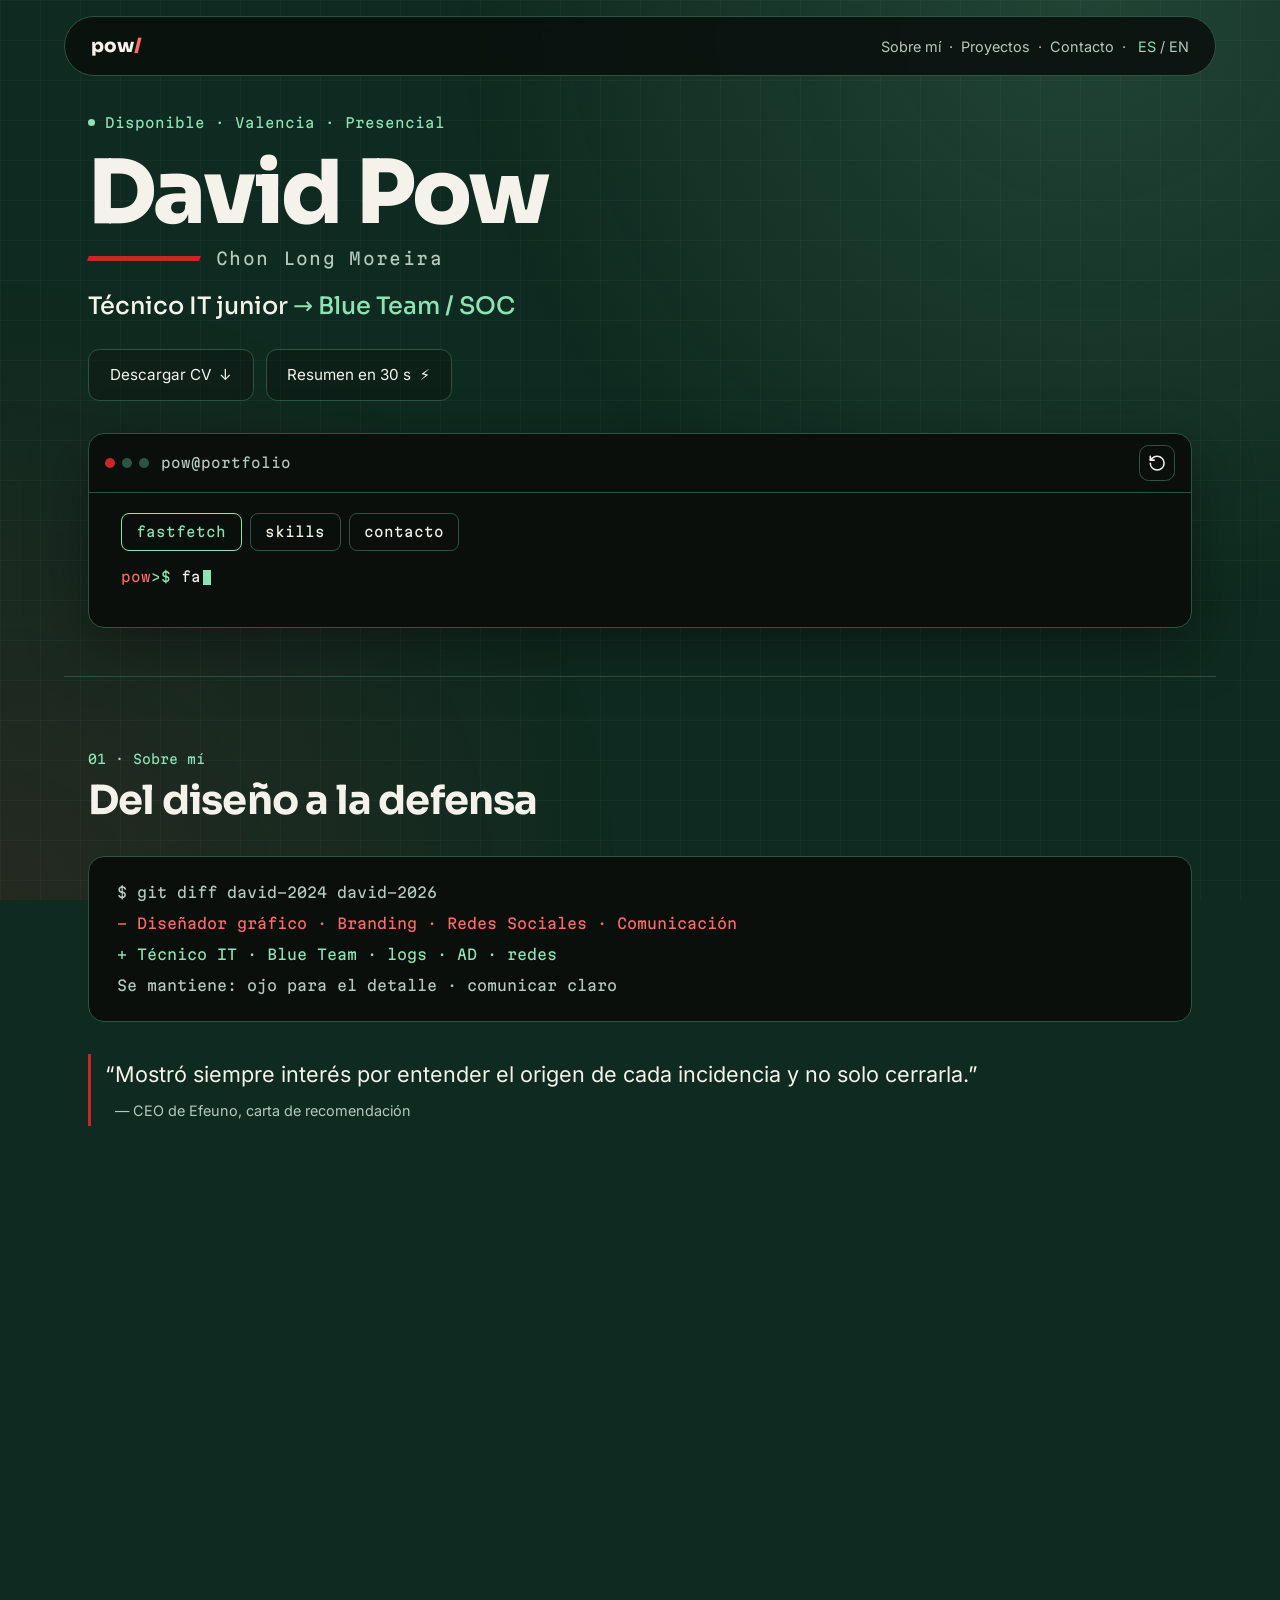
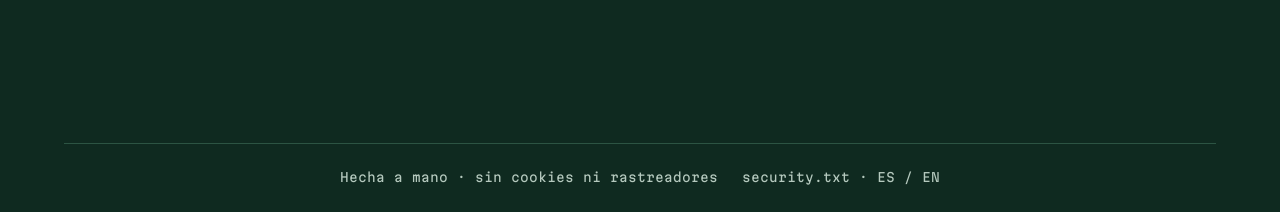
<file: index.html>
<!DOCTYPE html>
<html lang="es">
<head>
  <meta charset="utf-8">
  <meta name="viewport" content="width=device-width, initial-scale=1">
  <meta http-equiv="Content-Security-Policy"
        content="default-src 'self'; script-src 'self'; style-src 'self'; img-src 'self' data:; font-src 'self'; connect-src 'none'; object-src 'none'; base-uri 'self'; form-action 'none'; upgrade-insecure-requests">
  <meta name="referrer" content="no-referrer">

  <title>David Pow · Técnico IT junior → Blue Team / SOC</title>
  <meta name="description" content="Técnico IT junior en Valencia. Soporte, Active Directory, Microsoft 365 y copias de seguridad. Formándome en ciberseguridad para Blue Team / SOC.">
  <link rel="canonical" href="https://davidpoww.github.io/">
  <link rel="alternate" hreflang="es" href="https://davidpoww.github.io/">
  <link rel="alternate" hreflang="en" href="https://davidpoww.github.io/en/">

  <link rel="preload" href="/fonts/sora-800.woff2" as="font" type="font/woff2" crossorigin>
  <link rel="stylesheet" href="/css/styles.css">
  <script src="/js/main.js" defer></script>
</head>
  <header class="site-header" id="top">
    <nav class="nav" aria-label="Principal">
      <a class="nav__logo" href="#top" aria-label="Inicio">pow<span>/</span></a>
      <ul class="nav__links">
        <li><a href="#sobre-mi">Sobre mí</a></li>
        <li><a href="#proyectos">Proyectos</a></li>
        <li><a href="#contacto">Contacto</a></li>
        <li>
          <a class="nav__lang" href="/en/" hreflang="en" aria-label="Switch to English">
            <span class="is-active">ES</span> / EN
          </a>
        </li>
      </ul>
    </nav>
  </header>

  <main id="main">
    <section class="hero" aria-labelledby="hero-title">
      <div class="hero__text">
        <p class="status">
          <span class="status__dot" aria-hidden="true"></span>
          Disponible · Valencia · Presencial
        </p>

        <h1 class="hero__name" id="hero-title">
          David Pow
          <span class="hero__surname">Chon Long Moreira</span>
        </h1>

        <p class="hero__role">
          Técnico IT junior
          <span class="hero__accent"><span aria-hidden="true">→</span><span class="sr-only">, en transición a</span> Blue Team / SOC</span>
        </p>

        <div class="hero__actions">
          <a class="btn" href="/assets/cv/CV-David-Pow.pdf" download>
            Descargar CV <span aria-hidden="true">↓</span>
          </a>
          <a class="btn" href="#sobre-mi">
            Resumen en 30 s <span aria-hidden="true">⚡</span>
          </a>
        </div>
      </div>
      <div class="hero__terminal" id="terminal">
        <div class="term" role="region" aria-label="Terminal con mi ficha">
          <div class="term__bar">
            <span class="term__dots" aria-hidden="true"><span></span><span></span><span></span></span>
            <span class="term__title">pow@portfolio</span>
            <button class="term__replay" type="button" aria-label="Repetir animación" title="Repetir">
              <svg viewBox="0 0 24 24" aria-hidden="true" focusable="false">
                <path d="M3 12a9 9 0 1 0 9-9 9.75 9.75 0 0 0-6.74 2.74L3 8"/>
                <path d="M3 3v5h5"/>
              </svg>
            </button>
          </div>

          <div class="term__body">
            <div class="term__tabs">
              <button class="term__tab" type="button" data-cmd="fastfetch" aria-pressed="true">fastfetch</button>
              <button class="term__tab" type="button" data-cmd="skills" aria-pressed="false">skills</button>
              <button class="term__tab" type="button" data-cmd="contacto" aria-pressed="false">contacto</button>
            </div>

            <p class="term__prompt"><span aria-hidden="true"><span class="term__ps1">pow</span>&gt;$</span> <span class="term__cmd">fastfetch</span><span class="term__cursor" aria-hidden="true"></span></p>

            <!-- Panel 1: fastfetch -->
            <div class="term__panel term__ff" data-panel="fastfetch">
<pre class="term__ascii" aria-hidden="true">██████╗  ██████╗ ██╗    ██╗
██╔══██╗██╔═══██╗██║    ██║
██████╔╝██║   ██║██║ █╗ ██║
██╔═══╝ ██║   ██║██║███╗██║
██║     ╚██████╔╝╚███╔███╔╝
╚═╝      ╚═════╝  ╚══╝╚══╝</pre>
              <div class="term__info">
                <p class="term__host"><span class="u">david</span>@<span class="h">pow</span></p>
                <dl>
                  <div><dt>Nombre</dt><dd>David Pow Chon&nbsp;Long&nbsp;Moreira</dd></div>
                  <div><dt>Rol</dt><dd>Técnico IT junior&nbsp;→ Blue&nbsp;Team&nbsp;/&nbsp;SOC</dd></div>
                  <div><dt>Ubicación</dt><dd>Valencia, España</dd></div>
                  <div><dt>Estado</dt><dd>Disponible</dd></div>
                  <div><dt>Modalidad</dt><dd>Presencial</dd></div>
                  <div><dt>Uptime IT</dt><dd>6&nbsp;meses en producción</dd></div>
                  <div><dt>Stack</dt><dd>AD&nbsp;· M365&nbsp;· Linux&nbsp;· Redes&nbsp;· Odoo</dd></div>
                  <div><dt>Formación</dt><dd>Máster Ciberseguridad (en&nbsp;curso)</dd></div>
                  <div><dt>Certs</dt><dd>LPI Essentials (en&nbsp;preparación)</dd></div>
                  <div><dt>Idiomas</dt><dd>ES&nbsp;nativo&nbsp;· EN&nbsp;B1–B2</dd></div>
                </dl>
                <div class="term__colors" aria-hidden="true">
                  <span></span><span></span><span></span><span></span><span></span><span></span><span></span>
                </div>
              </div>
            </div>

            <!-- Panel 2: skills -->
            <div class="term__panel" data-panel="skills" hidden>
              <dl>
                <div><dt>Sistemas</dt><dd>Windows&nbsp;· Linux&nbsp;· Active&nbsp;Directory&nbsp;· GPO&nbsp;· M365</dd></div>
                <div><dt>Backups</dt><dd>Veeam&nbsp;· Syncovery</dd></div>
                <div><dt>Redes</dt><dd>TCP/IP&nbsp;· DNS&nbsp;· DHCP&nbsp;· VLSM&nbsp;· Wireshark</dd></div>
                <div><dt>Seguridad</dt><dd>Sophos&nbsp;· Firewalls&nbsp;· OpenVPN&nbsp;· Nmap&nbsp;· Logs&nbsp;· Hardening</dd></div>
                <div><dt>Scripting</dt><dd>Bash&nbsp;· PowerShell</dd></div>
                <div><dt>Ticketing</dt><dd>Odoo</dd></div>
              </dl>
            </div>

            <!-- Panel 3: contacto -->
            <div class="term__panel" data-panel="contacto" hidden>
              <ul class="term__links">
                <li><a href="https://www.linkedin.com/in/davidpow" target="_blank" rel="noopener noreferrer">→ LinkedIn</a></li>
                <li><a href="https://github.com/Davidpoww" target="_blank" rel="noopener noreferrer">→ GitHub</a></li>
                <li><a href="https://cyber-profile.com/u/davidpoww" target="_blank" rel="noopener noreferrer">→ CyberProfile</a></li>
              </ul>
            </div>
          </div>
        </div>
      </div>
    </section>
    <section class="section" id="sobre-mi" aria-labelledby="sobre-mi-title">
      <p class="section__label">01 · Sobre mí</p>
      <h2 class="section__title" id="Sobre-mi-title">Del diseño a&nbsp;la&nbsp;defensa</h2>

      <div class="diff" role="group" aria-label="Mi cambio de perfil, en formato git diff">
        <p class="diff__cmd"><span aria-hidden="true">$ </span>git diff david-2024 david-2026</p>
        <p class="diff__line diff__line--del"><span aria-hidden="true">- </span><del>Diseñador gráfico&nbsp;· Branding&nbsp;· Redes Sociales&nbsp;· Comunicación</del></p>
        <p class="diff__line diff__line--add"><span aria-hidden="true">+ </span><ins>Técnico IT&nbsp;· Blue&nbsp;Team&nbsp;· logs&nbsp;· AD&nbsp;· redes</ins></p>
        <p class="diff__line diff__line--keep">Se mantiene: ojo para el&nbsp;detalle&nbsp;· comunicar&nbsp;claro</p>
      </div>

      <figure class="quote">
        <blockquote>
          <p>“Mostró siempre interés por entender el origen de cada incidencia y no&nbsp;solo&nbsp;cerrarla.”</p>
        </blockquote>
        <figcaption>— CEO de Efeuno, carta&nbsp;de&nbsp;recomendación</figcaption>
      </figure>
    </section>
    <section class="section" id="experiencia" aria-labelledby="experiencia-title">
      <p class="section__label">02 · Experiencia y formación</p>
      <h2 class="section__title" id="Experiencia-title">git&nbsp;log&nbsp;--oneline</h2>

      <ol class="log">
        <li>
          <span class="log__hash" aria-hidden="true">a3f9e1c</span>
          <span class="log__msg"><span class="log__head">(HEAD&nbsp;→&nbsp;ahora)</span> Preparando LPI Linux&nbsp;Essentials</span>
        </li>
        <li>
          <span class="log__hash" aria-hidden="true">7b21d04</span>
          <span class="log__msg">Efeuno&nbsp;· Técnico IT (prácticas)&nbsp;· abr–oct&nbsp;2026</span>
          <span class="log__detail">AD y GPO&nbsp;· M365&nbsp;· Veeam&nbsp;· Odoo&nbsp;· soporte</span>
        </li>
        <li>
          <span class="log__hash" aria-hidden="true">5c8e2aa</span>
          <span class="log__msg">Máster Ciberseguridad y Hacking Ético&nbsp;· The&nbsp;Big&nbsp;School</span>
        </li>
        <li>
          <span class="log__hash" aria-hidden="true">2d4f7b9</span>
          <span class="log__msg">Formación en Ciberseguridad&nbsp;· Deusto&nbsp;2026</span>
        </li>
        <li>
          <span class="log__hash" aria-hidden="true">0e1a3c6</span>
          <span class="log__msg">Máster Diseño y Comunicación Gráfica&nbsp;· CEU&nbsp;2024–25</span>
        </li>
      </ol>
    </section>
    <section class="section" id="habilidades" aria-labelledby="habilidades-title">
      <p class="section__label">03 · Habilidades</p>
      <h2 class="section__title" id="Habilidades-title">¿Para qué puesto me&nbsp;buscas?</h2>

      <div class="filter" role="group" aria-label="Filtrar habilidades por puesto" hidden>
        <button class="filter__btn" type="button" data-role="todo" aria-pressed="true">Todo</button>
        <button class="filter__btn" type="button" data-role="soc" aria-pressed="false">SOC / Blue&nbsp;Team</button>
        <button class="filter__btn" type="button" data-role="soporte" aria-pressed="false">Soporte IT</button>
        <button class="filter__btn" type="button" data-role="sysadmin" aria-pressed="false">Sysadmin</button>
      </div>
      <p class="sr-only" id="skills-status" aria-live="polite"></p>

      <ul class="chips">
        <li class="chip" data-roles="soc soporte sysadmin">Active Directory</li>
        <li class="chip" data-roles="soporte sysadmin">GPO</li>
        <li class="chip" data-roles="soporte sysadmin">Microsoft 365</li>
        <li class="chip" data-roles="soporte">Odoo&nbsp;· ticketing</li>
        <li class="chip" data-roles="soc soporte sysadmin">Linux</li>
        <li class="chip" data-roles="soporte sysadmin">Veeam&nbsp;· Syncovery</li>
        <li class="chip" data-roles="soc sysadmin">VirtualBox</li>
        <li class="chip" data-roles="soc soporte sysadmin">TCP/IP&nbsp;· DNS&nbsp;· DHCP</li>
        <li class="chip" data-roles="soc sysadmin">Wireshark</li>
        <li class="chip" data-roles="soc sysadmin">Nmap</li>
        <li class="chip" data-roles="soc sysadmin">Análisis de logs</li>
        <li class="chip" data-roles="soc soporte sysadmin">Sophos</li>
        <li class="chip" data-roles="soc soporte sysadmin">Firewalls&nbsp;· OpenVPN</li>
        <li class="chip" data-roles="soc sysadmin">Bash</li>
        <li class="chip" data-roles="soc soporte sysadmin">PowerShell</li>
      </ul>
    </section>
    <section class="section" id="proyectos" aria-labelledby="proyectos-title">
      <p class="section__label">04 · Proyectos</p>
      <h2 class="section__title" id="Proyectos-title">Lo que&nbsp;construyo</h2>

      <ul class="projects">
        <li>
          <a class="project project--live" href="https://github.com/Davidpoww/Writeups" target="_blank" rel="noopener noreferrer">
            <span class="badge badge--live">público <span aria-hidden="true">↗</span></span>
            <h3 class="project__title">Writeups de&nbsp;CTF</h3>
            <p class="project__tags">EternalBlue&nbsp;· SSRF&nbsp;· IDOR&nbsp;· SUID</p>
            <span class="sr-only">(abre GitHub en otra pestaña)</span>
          </a>
        </li>
        <li>
          <div class="project project--soon">
            <span class="badge badge--soon">próximamente</span>
            <h3 class="project__title">Laboratorio&nbsp;SOC</h3>
            <p class="project__tags">Wazuh&nbsp;· detección</p>
          </div>
        </li>
        <li>
          <div class="project project--soon">
            <span class="badge badge--soon">próximamente</span>
            <h3 class="project__title">Triage SIEM con&nbsp;IA</h3>
            <p class="project__tags">Alertas&nbsp;· criticidad</p>
          </div>
        </li>
      </ul>
    </section>
    <section class="section" id="ahora" aria-labelledby="ahora-title">
      <p class="section__label">05 · Actualidad</p>
      <h2 class="section__title" id="Actualidad-title">Aprendiendo</h2>

      <ul class="now">
        <li class="now__item">
          <span class="now__state">En curso</span>
          <span class="now__title">LPI&nbsp;Essentials</span>
        </li>
        <li class="now__item">
          <span class="now__state">En curso</span>
          <span class="now__title">Bash scripting</span>
        </li>
        <li class="now__item now__item--next">
          <span class="now__state">Siguiente</span>
          <span class="now__title">Cisco&nbsp;CCNA</span>
        </li>
      </ul>

      <p class="now__badges">
        <a href="https://www.credly.com/users/davidpow" target="_blank" rel="noopener noreferrer">Insignias Cisco verificadas en&nbsp;Credly&nbsp;<span aria-hidden="true">↗</span></a>
      </p>
    </section>

    <section class="section contact" id="contacto" aria-labelledby="contacto-title">
      <p class="section__label">06 · Contacto</p>
      <h2 class="contact__title" id="Contacto-title">¿Hablamos?</h2>
      <p class="contact__ping"><span aria-hidden="true">$ </span>ping davidpow <span aria-hidden="true">→</span> <span class="contact__reply">Respuesta en menos de&nbsp;24&nbsp;h</span></p>

      <div class="contact__actions">
        <button class="btn btn--primary" type="button" id="mail-btn" hidden>Escríbeme</button>
        <a class="btn" href="https://www.linkedin.com/in/davidpow" target="_blank" rel="noopener noreferrer">LinkedIn <span aria-hidden="true">↗</span></a>
        <a class="btn" href="https://github.com/Davidpoww" target="_blank" rel="noopener noreferrer">GitHub <span aria-hidden="true">↗</span></a>
      </div>
      <p class="contact__mail" id="mail-text" aria-live="polite"></p>
    </section>
  </main>
    <footer class="site-footer">
    <p>Hecha a mano&nbsp;· sin cookies ni&nbsp;rastreadores</p>
    <p><a href="/.well-known/security.txt">security.txt</a> · <a href="/en/" hreflang="en" aria-label="Switch to English">ES / EN</a></p>
  </footer>
</body>
</html>
</file>
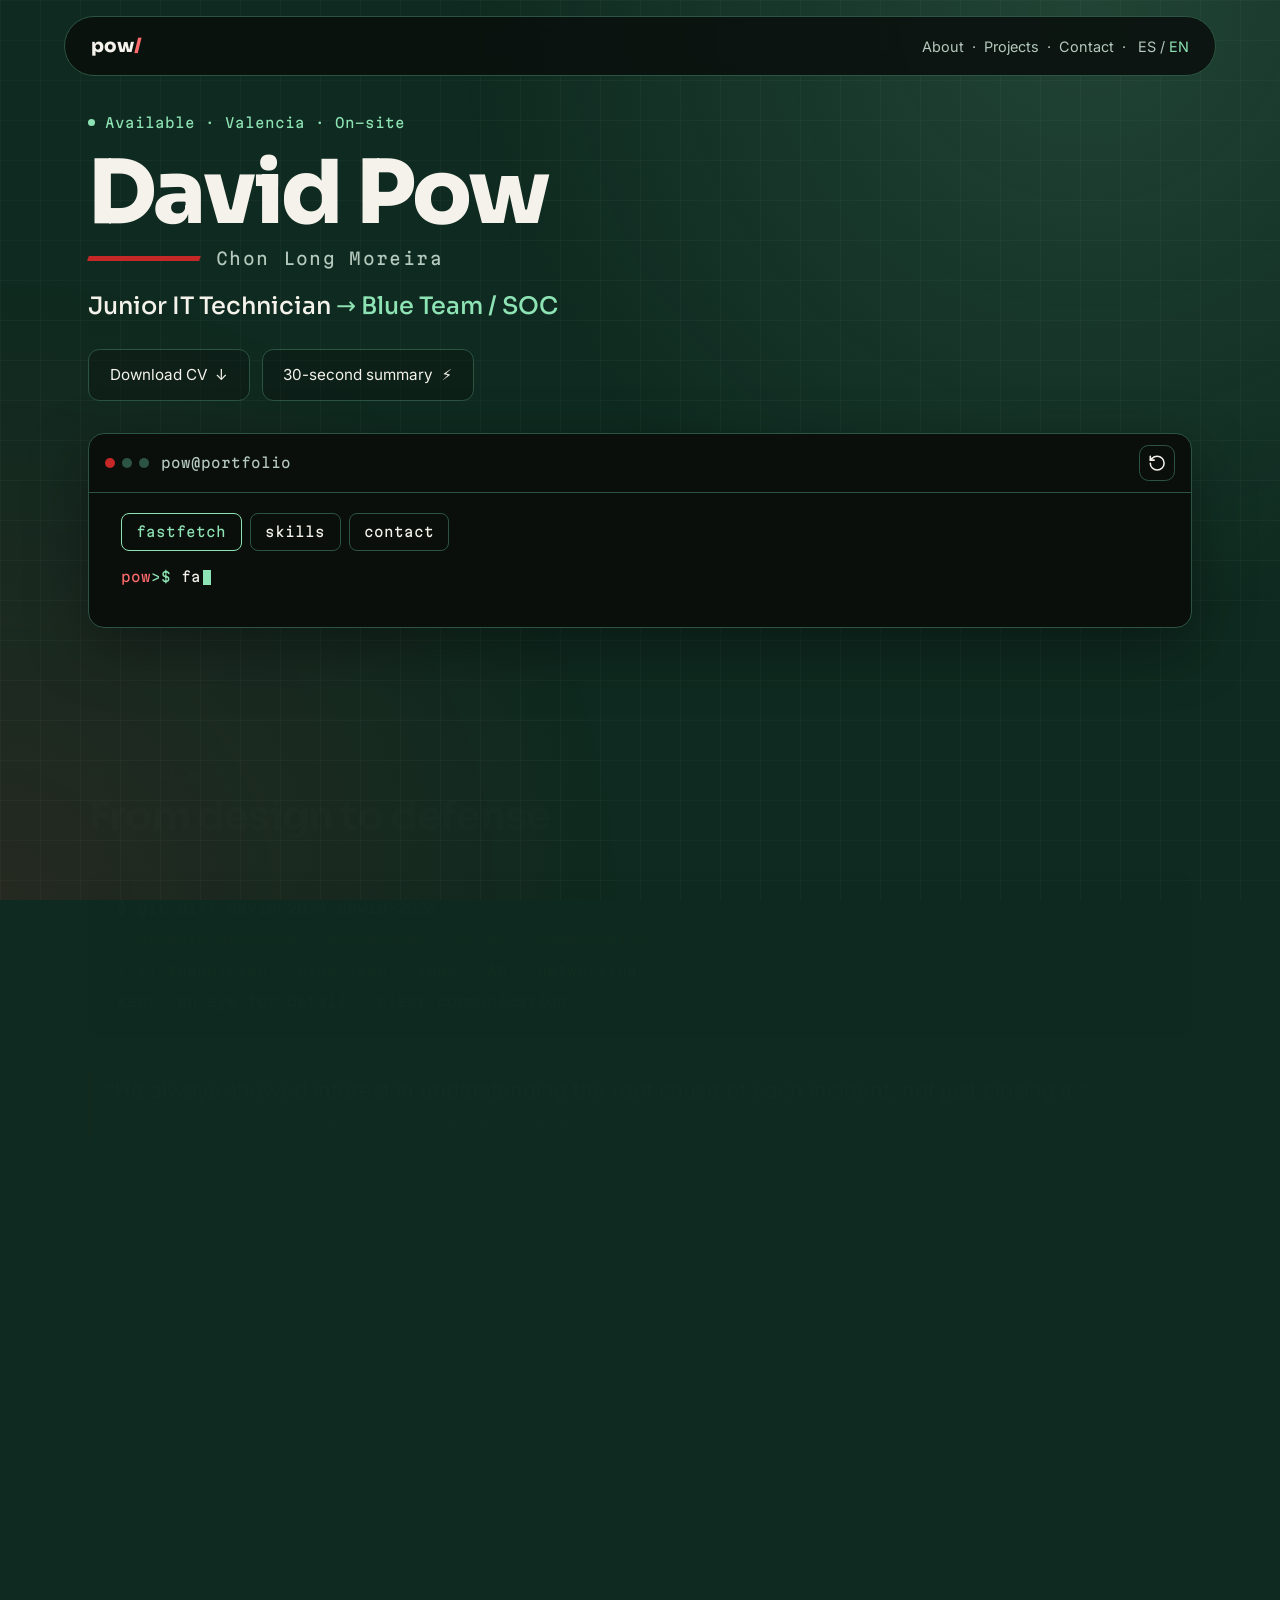
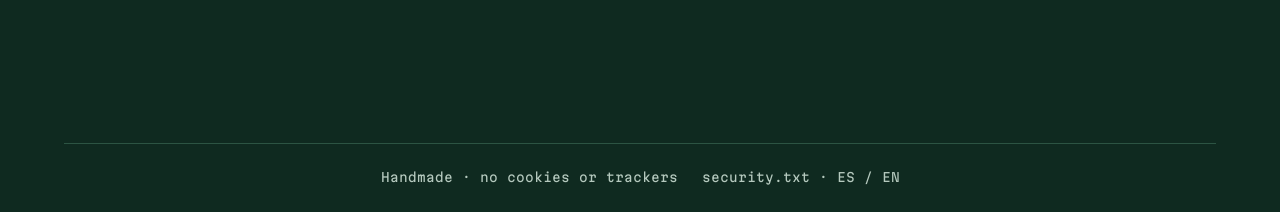
<file: en/index.html>
<!DOCTYPE html>
<html lang="en">
<head>
  <meta charset="utf-8">
  <meta name="viewport" content="width=device-width, initial-scale=1">
  <meta http-equiv="Content-Security-Policy"
        content="default-src 'self'; script-src 'self'; style-src 'self'; img-src 'self' data:; font-src 'self'; connect-src 'none'; object-src 'none'; base-uri 'self'; form-action 'none'; upgrade-insecure-requests">
  <meta name="referrer" content="no-referrer">

  <title>David Pow · Junior IT Technician → Blue Team / SOC</title>
  <meta name="description" content="Junior IT technician in Valencia, Spain. Support, Active Directory, Microsoft 365 and backups. Training in cybersecurity for Blue Team / SOC roles.">
  <link rel="canonical" href="https://davidpoww.github.io/en/">
  <link rel="alternate" hreflang="es" href="https://davidpoww.github.io/">
  <link rel="alternate" hreflang="en" href="https://davidpoww.github.io/en/">
  <link rel="alternate" hreflang="x-default" href="https://davidpoww.github.io/">

  <link rel="preload" href="/fonts/sora-800.woff2" as="font" type="font/woff2" crossorigin>
  <link rel="stylesheet" href="/css/styles.css">
  <script src="/js/main.js" defer></script>
</head>
<body>
  <a class="skip-link" href="#main">Skip to content</a>

  <header class="site-header" id="top">
    <nav class="nav" aria-label="Main">
      <a class="nav__logo" href="#top" aria-label="Home">pow<span>/</span></a>
      <ul class="nav__links">
        <li><a href="#sobre-mi">About</a></li>
        <li><a href="#proyectos">Projects</a></li>
        <li><a href="#contacto">Contact</a></li>
        <li>
          <a class="nav__lang" href="/" hreflang="es" lang="es" aria-label="Cambiar a español">
            ES / <span class="is-active">EN</span>
          </a>
        </li>
      </ul>
    </nav>
  </header>

  <main id="main">
    <section class="hero" aria-labelledby="hero-title">
      <div class="hero__text">
        <p class="status">
          <span class="status__dot" aria-hidden="true"></span>
          Available · Valencia · On-site
        </p>

        <h1 class="hero__name" id="hero-title">
          David Pow
          <span class="hero__surname">Chon Long Moreira</span>
        </h1>

        <p class="hero__role">
          Junior IT Technician
          <span class="hero__accent"><span aria-hidden="true">→</span><span class="sr-only">, moving into</span> Blue&nbsp;Team&nbsp;/&nbsp;SOC</span>
        </p>

        <div class="hero__actions">
          <a class="btn" href="/assets/cv/CV-David-Pow.pdf" download>
            Download CV <span aria-hidden="true">↓</span>
          </a>
          <a class="btn" href="#sobre-mi">
            30-second summary <span aria-hidden="true">⚡</span>
          </a>
        </div>
      </div>

      <div class="hero__terminal" id="terminal">
        <div class="term" role="region" aria-label="Terminal with my profile">
          <div class="term__bar">
            <span class="term__dots" aria-hidden="true"><span></span><span></span><span></span></span>
            <span class="term__title">pow@portfolio</span>
            <button class="term__replay" type="button" aria-label="Replay animation" title="Replay">
              <svg viewBox="0 0 24 24" aria-hidden="true" focusable="false">
                <path d="M3 12a9 9 0 1 0 9-9 9.75 9.75 0 0 0-6.74 2.74L3 8"/>
                <path d="M3 3v5h5"/>
              </svg>
            </button>
          </div>

          <div class="term__body">
            <div class="term__tabs">
              <button class="term__tab" type="button" data-cmd="fastfetch" aria-pressed="true">fastfetch</button>
              <button class="term__tab" type="button" data-cmd="skills" aria-pressed="false">skills</button>
              <button class="term__tab" type="button" data-cmd="contact" aria-pressed="false">contact</button>
            </div>

            <p class="term__prompt"><span aria-hidden="true"><span class="term__ps1">pow</span>&gt;$</span> <span class="term__cmd">fastfetch</span><span class="term__cursor" aria-hidden="true"></span></p>

            <!-- Panel 1: fastfetch -->
            <div class="term__panel term__ff" data-panel="fastfetch">
<pre class="term__ascii" aria-hidden="true">██████╗  ██████╗ ██╗    ██╗
██╔══██╗██╔═══██╗██║    ██║
██████╔╝██║   ██║██║ █╗ ██║
██╔═══╝ ██║   ██║██║███╗██║
██║     ╚██████╔╝╚███╔███╔╝
╚═╝      ╚═════╝  ╚══╝╚══╝</pre>
              <div class="term__info">
                <p class="term__host"><span class="u">david</span>@<span class="h">pow</span></p>
                <dl>
                  <div><dt>Name</dt><dd>David Pow Chon&nbsp;Long&nbsp;Moreira</dd></div>
                  <div><dt>Role</dt><dd>Junior IT Technician&nbsp;→ Blue&nbsp;Team&nbsp;/&nbsp;SOC</dd></div>
                  <div><dt>Location</dt><dd>Valencia, Spain</dd></div>
                  <div><dt>Status</dt><dd>Available</dd></div>
                  <div><dt>Work mode</dt><dd>On-site</dd></div>
                  <div><dt>IT uptime</dt><dd>6&nbsp;months in production</dd></div>
                  <div><dt>Stack</dt><dd>AD&nbsp;· M365&nbsp;· Linux&nbsp;· Networking&nbsp;· Odoo</dd></div>
                  <div><dt>Education</dt><dd>Master's in Cybersecurity (in&nbsp;progress)</dd></div>
                  <div><dt>Certs</dt><dd>LPI Essentials (in&nbsp;preparation)</dd></div>
                  <div><dt>Languages</dt><dd>ES&nbsp;native&nbsp;· EN&nbsp;B1–B2</dd></div>
                </dl>
                <div class="term__colors" aria-hidden="true">
                  <span></span><span></span><span></span><span></span><span></span><span></span><span></span>
                </div>
              </div>
            </div>

            <!-- Panel 2: skills -->
            <div class="term__panel" data-panel="skills" hidden>
              <dl>
                <div><dt>Systems</dt><dd>Windows&nbsp;· Linux&nbsp;· Active&nbsp;Directory&nbsp;· GPO&nbsp;· M365</dd></div>
                <div><dt>Backups</dt><dd>Veeam&nbsp;· Syncovery</dd></div>
                <div><dt>Networking</dt><dd>TCP/IP&nbsp;· DNS&nbsp;· DHCP&nbsp;· VLSM&nbsp;· Wireshark</dd></div>
                <div><dt>Security</dt><dd>Sophos&nbsp;· Firewalls&nbsp;· OpenVPN&nbsp;· Nmap&nbsp;· Logs&nbsp;· Hardening</dd></div>
                <div><dt>Scripting</dt><dd>Bash&nbsp;· PowerShell</dd></div>
                <div><dt>Ticketing</dt><dd>Odoo</dd></div>
              </dl>
            </div>

            <!-- Panel 3: contact -->
            <div class="term__panel" data-panel="contact" hidden>
              <ul class="term__links">
                <li><a href="https://www.linkedin.com/in/davidpow" target="_blank" rel="noopener noreferrer">→ LinkedIn</a></li>
                <li><a href="https://github.com/Davidpoww" target="_blank" rel="noopener noreferrer">→ GitHub</a></li>
                <li><a href="https://cyber-profile.com/u/davidpoww" target="_blank" rel="noopener noreferrer">→ CyberProfile</a></li>
              </ul>
            </div>
          </div>
        </div>
      </div>
    </section>

    <section class="section" id="sobre-mi" aria-labelledby="sobre-mi-title">
      <p class="section__label">01 · About me</p>
      <h2 class="section__title" id="sobre-mi-title">From design to&nbsp;defense</h2>

      <div class="diff" role="group" aria-label="My career change, as a git diff">
        <p class="diff__cmd"><span aria-hidden="true">$ </span>git diff david-2024 david-2026</p>
        <p class="diff__line diff__line--del"><span aria-hidden="true">- </span><del>Graphic designer&nbsp;· typography&nbsp;· color&nbsp;· composition</del></p>
        <p class="diff__line diff__line--add"><span aria-hidden="true">+ </span><ins>IT technician&nbsp;· Blue&nbsp;Team&nbsp;· logs&nbsp;· AD&nbsp;· networking</ins></p>
        <p class="diff__line diff__line--keep">Kept: an eye for&nbsp;detail&nbsp;· clear&nbsp;communication</p>
      </div>

      <figure class="quote">
        <blockquote>
          <p>“He always showed interest in understanding the root cause of each incident, not just&nbsp;closing&nbsp;it.”</p>
        </blockquote>
        <figcaption>— CEO of Efeuno, recommendation letter (translated from&nbsp;Spanish)</figcaption>
      </figure>
    </section>

    <section class="section" id="experiencia" aria-labelledby="experiencia-title">
      <p class="section__label">02 · Experience and education</p>
      <h2 class="section__title" id="experiencia-title">git&nbsp;log&nbsp;--oneline</h2>

      <ol class="log">
        <li>
          <span class="log__hash" aria-hidden="true">a3f9e1c</span>
          <span class="log__msg"><span class="log__head">(HEAD&nbsp;→&nbsp;now)</span> Preparing for LPI Linux&nbsp;Essentials</span>
        </li>
        <li>
          <span class="log__hash" aria-hidden="true">7b21d04</span>
          <span class="log__msg">Efeuno&nbsp;· IT Technician (internship)&nbsp;· Apr–Oct&nbsp;2026</span>
          <span class="log__detail">AD and GPO&nbsp;· M365&nbsp;· Veeam&nbsp;· Odoo&nbsp;· support</span>
        </li>
        <li>
          <span class="log__hash" aria-hidden="true">5c8e2aa</span>
          <span class="log__msg">Master's in Cybersecurity and Ethical Hacking&nbsp;· The&nbsp;Big&nbsp;School</span>
        </li>
        <li>
          <span class="log__hash" aria-hidden="true">2d4f7b9</span>
          <span class="log__msg">Cybersecurity training&nbsp;· Deusto&nbsp;2026</span>
        </li>
        <li>
          <span class="log__hash" aria-hidden="true">0e1a3c6</span>
          <span class="log__msg">Master's in Graphic Design and Communication&nbsp;· CEU&nbsp;2024–25</span>
        </li>
      </ol>
    </section>

    <section class="section" id="habilidades" aria-labelledby="habilidades-title">
      <p class="section__label">03 · Skills</p>
      <h2 class="section__title" id="habilidades-title">What role are you hiring&nbsp;for?</h2>

      <div class="filter" role="group" aria-label="Filter skills by role" hidden>
        <button class="filter__btn" type="button" data-role="todo" aria-pressed="true">all</button>
        <button class="filter__btn" type="button" data-role="soc" aria-pressed="false">SOC / Blue&nbsp;Team</button>
        <button class="filter__btn" type="button" data-role="soporte" aria-pressed="false">IT Support</button>
        <button class="filter__btn" type="button" data-role="sysadmin" aria-pressed="false">Sysadmin</button>
      </div>
      <p class="sr-only" id="skills-status" aria-live="polite"></p>

      <ul class="chips">
        <li class="chip" data-roles="soc soporte sysadmin">Active Directory</li>
        <li class="chip" data-roles="soporte sysadmin">GPO</li>
        <li class="chip" data-roles="soporte sysadmin">Microsoft 365</li>
        <li class="chip" data-roles="soporte">Odoo&nbsp;· ticketing</li>
        <li class="chip" data-roles="soc soporte sysadmin">Linux</li>
        <li class="chip" data-roles="soporte sysadmin">Veeam&nbsp;· Syncovery</li>
        <li class="chip" data-roles="soc sysadmin">VirtualBox</li>
        <li class="chip" data-roles="soc soporte sysadmin">TCP/IP&nbsp;· DNS&nbsp;· DHCP</li>
        <li class="chip" data-roles="soc sysadmin">Wireshark</li>
        <li class="chip" data-roles="soc sysadmin">Nmap</li>
        <li class="chip" data-roles="soc sysadmin">Log analysis</li>
        <li class="chip" data-roles="soc soporte sysadmin">Sophos</li>
        <li class="chip" data-roles="soc soporte sysadmin">Firewalls&nbsp;· OpenVPN</li>
        <li class="chip" data-roles="soc sysadmin">Bash</li>
        <li class="chip" data-roles="soc soporte sysadmin">PowerShell</li>
      </ul>
    </section>

    <section class="section" id="proyectos" aria-labelledby="proyectos-title">
      <p class="section__label">04 · Projects</p>
      <h2 class="section__title" id="proyectos-title">What I&nbsp;build</h2>

      <ul class="projects">
        <li>
          <a class="project project--live" href="https://github.com/Davidpoww/Writeups" target="_blank" rel="noopener noreferrer">
            <span class="badge badge--live">public <span aria-hidden="true">↗</span></span>
            <h3 class="project__title">CTF&nbsp;writeups</h3>
            <p class="project__tags">EternalBlue&nbsp;· SSRF&nbsp;· IDOR&nbsp;· SUID</p>
            <span class="sr-only">(opens GitHub in a new tab)</span>
          </a>
        </li>
        <li>
          <div class="project project--soon">
            <span class="badge badge--soon">coming soon</span>
            <h3 class="project__title">SOC&nbsp;lab</h3>
            <p class="project__tags">Wazuh&nbsp;· detection</p>
          </div>
        </li>
        <li>
          <div class="project project--soon">
            <span class="badge badge--soon">coming soon</span>
            <h3 class="project__title">AI-assisted SIEM&nbsp;triage</h3>
            <p class="project__tags">Alerts&nbsp;· severity</p>
          </div>
        </li>
      </ul>
    </section>

    <section class="section" id="ahora" aria-labelledby="ahora-title">
      <p class="section__label">05 · Right now</p>
      <h2 class="section__title" id="ahora-title">Learning</h2>

      <ul class="now">
        <li class="now__item">
          <span class="now__state">in progress</span>
          <span class="now__title">LPI Linux&nbsp;Essentials</span>
        </li>
        <li class="now__item">
          <span class="now__state">in progress</span>
          <span class="now__title">Linux and Bash in&nbsp;depth</span>
        </li>
        <li class="now__item now__item--next">
          <span class="now__state">next</span>
          <span class="now__title">Cisco&nbsp;CCNA</span>
        </li>
      </ul>

      <p class="now__badges">
        <a href="https://www.credly.com/users/davidpow" target="_blank" rel="noopener noreferrer">Cisco badges verified on&nbsp;Credly&nbsp;<span aria-hidden="true">↗</span></a>
      </p>
    </section>

    <section class="section contact" id="contacto" aria-labelledby="contacto-title">
      <p class="section__label">06 · Contact</p>
      <h2 class="contact__title" id="contacto-title">Let's&nbsp;talk</h2>
      <p class="contact__ping"><span aria-hidden="true">$ </span>ping davidpow <span aria-hidden="true">→</span> <span class="contact__reply">reply within&nbsp;24&nbsp;h</span></p>

      <div class="contact__actions">
        <button class="btn btn--primary" type="button" id="mail-btn" hidden>Email me</button>
        <a class="btn" href="https://www.linkedin.com/in/davidpow" target="_blank" rel="noopener noreferrer">LinkedIn <span aria-hidden="true">↗</span></a>
        <a class="btn" href="https://github.com/Davidpoww" target="_blank" rel="noopener noreferrer">GitHub <span aria-hidden="true">↗</span></a>
      </div>
      <p class="contact__mail" id="mail-text" aria-live="polite"></p>
    </section>
  </main>

  <footer class="site-footer">
    <p>Handmade&nbsp;· no cookies or&nbsp;trackers</p>
    <p><a href="/.well-known/security.txt">security.txt</a> · <a href="/" hreflang="es" lang="es" aria-label="Cambiar a español">ES / EN</a></p>
  </footer>
</body>
</html>
</file>
<file: css/styles.css>
/* ===== 1. Tipografías ===== */
@font-face { font-family: "Sora"; src: url("../fonts/sora-500.woff2") format("woff2"); font-weight: 500; font-display: swap; }
@font-face { font-family: "Sora"; src: url("../fonts/sora-700.woff2") format("woff2"); font-weight: 700; font-display: swap; }
@font-face { font-family: "Sora"; src: url("../fonts/sora-800.woff2") format("woff2"); font-weight: 800; font-display: swap; }
@font-face { font-family: "Inter"; src: url("../fonts/inter-400.woff2") format("woff2"); font-weight: 400; font-display: swap; }
@font-face { font-family: "Inter"; src: url("../fonts/inter-600.woff2") format("woff2"); font-weight: 600; font-display: swap; }
@font-face { font-family: "Martian Mono"; src: url("../fonts/martian-mono-400.woff2") format("woff2"); font-weight: 400; font-display: swap; }
@font-face { font-family: "JetBrains Mono"; src: url("../fonts/jetbrains-mono-400.woff2") format("woff2"); font-weight: 400; font-display: swap; }

/* ===== 2. Variables (paleta y fuentes) ===== */
:root {
  --bg: #0F2A20;
  --term: #0A0F0C;
  --border: #2C5443;
  --text: #F4F2EA;
  --text-2: #B5C9BE;
  --mint: #8EE3B4;
  --red: #C62828;
  --red-light: #FF6B6B;
  --ascii-shadow: #3E7A5E;
  --hash: #E5C07B;

  --f-title: "Sora", system-ui, sans-serif;
  --f-label: "Martian Mono", ui-monospace, monospace;
  --f-ascii: "JetBrains Mono", ui-monospace, monospace;
  --f-body: "Inter", system-ui, sans-serif;

  --max: 72rem;
}

/* ===== 3. Reset mínimo ===== */
*, *::before, *::after { box-sizing: border-box; }
html { scroll-behavior: smooth; }
body {
  margin: 0;
  min-height: 100vh;
  background: var(--bg);
  color: var(--text);
  font-family: var(--f-body);
  font-size: 1.0625rem;
  line-height: 1.6;
}
img { max-width: 100%; display: block; }
a { color: var(--mint); }

/* ===== 4. Fondo: resplandores + cuadrícula ===== */
body::before {
  content: "";
  position: fixed;
  inset: 0;
  z-index: -1;
  pointer-events: none;
  background:
    radial-gradient(circle at 85% 0%, rgb(142 227 180 / .14), transparent 45%),
    radial-gradient(circle at 0% 100%, rgb(198 40 40 / .12), transparent 40%),
    linear-gradient(rgb(244 242 234 / .03) 1px, transparent 1px) 0 0 / 40px 40px,
    linear-gradient(90deg, rgb(244 242 234 / .03) 1px, transparent 1px) 0 0 / 40px 40px;
}

/* ===== 5. Accesibilidad ===== */
:focus-visible { outline: 2px solid var(--mint); outline-offset: 3px; }

.skip-link {
  position: absolute; left: 1rem; top: -4rem;
  background: var(--term); color: var(--text);
  padding: .6rem 1rem; border: 1px solid var(--mint); border-radius: .5rem;
  z-index: 100;
}
.skip-link:focus { top: 1rem; }

@media (prefers-reduced-motion: reduce) {
  html { scroll-behavior: auto; }
  *, *::before, *::after {
    animation-duration: .01ms !important;
    animation-iteration-count: 1 !important;
    transition-duration: .01ms !important;
  }
}

/* ===== 6. Utilidades ===== */
.sr-only {
  position: absolute; width: 1px; height: 1px;
  margin: -1px; padding: 0; overflow: hidden;
  clip: rect(0 0 0 0); white-space: nowrap; border: 0;
}
[id] { scroll-margin-top: 6rem; }

[hidden] { display: none !important; }

h1, h2, h3, h4, .btn { text-wrap: balance; }
p, li, blockquote, figcaption { text-wrap: pretty; }


/* ===== 7. Menú ===== */
.site-header {
  position: fixed; top: 1rem; left: 0; right: 0; z-index: 50;
  padding: 0 1.5rem;
}
.nav {
  max-width: var(--max); margin: 0 auto;
  display: flex; align-items: center; justify-content: space-between;
  background: rgb(10 15 12 / .85);
  backdrop-filter: blur(8px);
  border: 1px solid var(--border);
  border-radius: 999px;
  padding: .9rem 1.6rem;
  font-size: .9rem;
}
.nav__logo {
  font-family: var(--f-title); font-weight: 800; font-size: 1.15rem;
  color: var(--text); text-decoration: none;
}
.nav__logo span { color: var(--red-light); }

.nav__links { display: flex; align-items: center; list-style: none; margin: 0; padding: 0; }
.nav__links li + li::before {
  content: "·"; margin: 0 .5rem; color: var(--text-2);
}
.nav__links a { color: var(--text-2); text-decoration: none; transition: color .2s; }
.nav__links a:hover { color: var(--red-light); }
.nav__links a[aria-current="true"] { color: var(--mint); }
.nav__lang .is-active { color: var(--mint); }

@media (max-width: 480px) {
  .site-header { padding: 0 .75rem; }
  .nav { padding: .75rem 1rem; font-size: .75rem; }
  .nav__links li + li::before { margin: 0 .3rem; }
}

/* ===== 8. Portada ===== */
.hero {
  max-width: var(--max); margin: 0 auto;
  padding: 7rem 1.5rem 3rem;
  display: grid; gap: 2rem;
}

.status {
  display: flex; align-items: center; gap: .6rem;
  margin: 0 0 1rem;
  font-family: var(--f-label); font-size: .85rem; color: var(--mint);
}
.status__dot {
  width: .45rem; height: .45rem; border-radius: 50%;
  background: var(--mint);
  animation: pulse 2s ease-in-out infinite;
}
@keyframes pulse { 50% { opacity: .3; } }

.hero__name {
  margin: 0;
  font-family: var(--f-title); font-weight: 800;
  font-size: clamp(3rem, 8vw, 5.5rem);
  line-height: 1; letter-spacing: -.03em;
}
.hero__surname {
  display: flex; align-items: center; gap: 1rem;
  margin-top: .75rem;
  font-family: var(--f-label); font-weight: 400;
  font-size: clamp(.85rem, 1.6vw, 1.05rem);
  letter-spacing: .08em;
  color: var(--text-2);
}
.hero__surname::before {
  content: "";
  flex-shrink: 0;
  width: 7rem; height: .3rem;
  background: var(--red);
  transform: skewX(-20deg);
}

.hero__role {
  margin: 1.25rem 0 1.5rem;
  font-family: var(--f-title); font-weight: 500;
  font-size: clamp(1.15rem, 2.2vw, 1.5rem);
}
.hero__accent { color: var(--mint); }

/* Botones */
.hero__actions { display: flex; flex-wrap: wrap; gap: .75rem; }
.btn {
  display: inline-flex; align-items: center; gap: .5rem;
  padding: .8rem 1.3rem;
  border: 1px solid var(--border); border-radius: .7rem;
  background: rgb(10 15 12 / .35);
  color: var(--text);
  font-weight: 500; font-size: .95rem;
  text-decoration: none;
  transition: transform .2s, border-color .2s, color .2s;
}
.btn:hover { transform: translateY(-2px); border-color: var(--mint); color: var(--mint); }
.btn--primary { background: var(--red); border-color: var(--red); color: #fff; }
.btn--primary:hover { background: #A61F1F; border-color: #A61F1F; color: #fff; }

/* ===== 9. Terminal ===== */
.term {
  background: var(--term);
  border: 1px solid var(--border); border-radius: 1rem;
  overflow: hidden;
  font-family: var(--f-label); font-size: .8rem;
  box-shadow: 0 20px 60px rgb(0 0 0 / .35);
}

/* Barra superior */
.term__bar {
  display: flex; align-items: center; gap: .75rem;
  padding: .7rem 1rem;
  border-bottom: 1px solid var(--border);
}
.term__dots { display: flex; gap: .4rem; }
.term__dots span { width: .65rem; height: .65rem; border-radius: 50%; background: var(--border); }
.term__dots span:first-child { background: var(--red); }
.term__title { flex: 1; color: var(--text-2); }

/* Botones de la terminal */
.term__replay,
.term__tab {
  font: inherit; color: var(--text);
  background: transparent;
  border: 1px solid var(--border); border-radius: .5rem;
  cursor: pointer;
  transition: border-color .2s, color .2s;
}
.term__replay {
  display: grid; place-items: center;
  width: 2.25rem; height: 2.25rem; padding: 0;
  border-radius: .6rem;
}
.term__replay svg {
  width: 1.15rem; height: 1.15rem;
  fill: none; stroke: currentColor;
  stroke-width: 2; stroke-linecap: round; stroke-linejoin: round;
  transition: transform .45s ease;
}
.term__replay:hover svg { transform: rotate(-180deg); }
.term__tab { font-size: .85rem; padding: .45rem .9rem; }
.term__replay:hover,
.term__tab:hover,
.term__tab[aria-pressed="true"] { border-color: var(--mint); color: var(--mint); }

/* Cuerpo */
.term__body { padding: 1rem 1.25rem 1.25rem; }
.term__tabs { display: flex; flex-wrap: wrap; gap: .5rem; margin-bottom: .9rem; }

.term__prompt { margin: 0 0 1rem; }
.term__prompt > span:first-child { color: var(--mint); }
.term__ps1 { color: var(--red-light); }
.term__cursor {
  display: inline-block; width: .55em; height: 1.1em;
  margin-left: .15em; vertical-align: text-bottom;
  background: var(--mint);
  animation: blink 1s steps(1) infinite;
}
@keyframes blink { 50% { opacity: 0; } }

/* Panel fastfetch: ASCII + datos */
.term__ff { display: grid; grid-template-columns: auto 1fr; gap: 1.5rem; align-items: start; }
.term__ascii {
  margin: 0;
  font-family: var(--f-ascii); font-size: .62rem; line-height: 1.1;
  color: var(--mint);
}
.term__ascii .fill  { color: var(--mint); }
.term__ascii .shade { color: var(--ascii-shadow); }

.term__host { margin: 0; }
.term__host .u { color: var(--mint); }
.term__host .h { color: var(--red-light); }
.term__host::after {
  content: ""; display: block;
  width: 6rem; height: 1px; margin: .5rem 0 .6rem;
  background: var(--border);
}

.term dl { margin: 0; display: grid; gap: .3rem; }
.term dt, .term dd { display: inline; }
.term dt { color: var(--mint); }
.term dt::after { content: ":"; }
.term dd { margin: 0 0 0 .5ch; }
.term dl div { text-wrap: balance; }


.term__colors { display: flex; gap: .25rem; margin-top: .9rem; }
.term__colors span { width: 1.1rem; height: .8rem; border: 1px solid var(--border); }
.term__colors span:nth-child(1) { background: var(--bg); }
.term__colors span:nth-child(2) { background: var(--ascii-shadow); }
.term__colors span:nth-child(3) { background: var(--mint); }
.term__colors span:nth-child(4) { background: var(--red); }
.term__colors span:nth-child(5) { background: var(--red-light); }
.term__colors span:nth-child(6) { background: var(--text); }
.term__colors span:nth-child(7) { background: var(--term); }

/* Panel contacto */
.term__links { list-style: none; margin: 0; padding: 0; display: grid; gap: .4rem; }
.term__links a { color: var(--mint); }
.term__links a:hover { color: var(--red-light); }

/* Pantallas anchas: datos en 2 columnas para que todo quepa sin scroll */
@media (min-width: 900px) {
  .term { font-size: .85rem; }
  .term__tab { font-size: .85rem; }
  .term__body { padding: 1.25rem 2rem 1.5rem; }
  .term__ff { gap: 2.5rem; }
  .term__ascii { font-size: .8rem; }
  .term dl { display: block; columns: 2; column-gap: 2rem; }
  .term dl div { break-inside: avoid; margin-bottom: .45rem; }
}

/* Animación: cada línea aparece una tras otra */
.term__line {
  opacity: 0;
  transform: translateY(6px);
  animation: print .35s ease-out forwards;
  animation-delay: calc(var(--i) * 55ms);
}
@keyframes print {
  to { opacity: 1; transform: none; }
}

/* Móvil: sin ASCII, solo datos */
@media (max-width: 600px) {
  .term__ff { grid-template-columns: 1fr; }
  .term__ascii { display: none; }
}

/* ===== 10. Secciones ===== */
.section {
  max-width: var(--max); margin: 0 auto;
  padding: 4.5rem 1.5rem;
  border-top: 1px solid var(--border);
}
.section__label {
  margin: 0 0 .5rem;
  font-family: var(--f-label); font-size: .8rem; color: var(--mint);
}
.section__title {
  margin: 0 0 2rem;
  font-family: var(--f-title); font-weight: 700;
  font-size: clamp(1.75rem, 4vw, 2.5rem);
  line-height: 1.15; letter-spacing: -.02em;
}

/* Bloque git diff */
.diff {
  background: var(--term);
  border: 1px solid var(--border); border-radius: 1rem;
  padding: 1.5rem 1.75rem;
  font-family: var(--f-label); font-size: .9rem; line-height: 1.6;
}
.diff p { margin: 0 0 .5rem; }
.diff p:last-child { margin: 0; }
.diff__line { padding-left: 2ch; text-indent: -2ch; }
.diff__cmd, .diff__line--keep { color: var(--text-2); }
.diff__line--del { color: var(--red-light); }
.diff__line--add { color: var(--mint); }
.diff del, .diff ins { text-decoration: none; }

/* Cita */
.quote {
  margin: 2rem 0 0;
  padding: .25rem 0 .25rem 1.5rem;
  border-left: 3px solid var(--red);
}
.quote blockquote { margin: 0; }
.quote p {
  margin: 0;
  font-size: clamp(1.1rem, 2vw, 1.35rem); line-height: 1.5;
  text-indent: -.45em;
}
.quote figcaption { margin-top: .5rem; font-size: .9rem; color: var(--text-2); }

/* ===== 11. Cursor personalizado ===== */
.cursor-ring,
.cursor-dot {
  position: fixed; top: 0; left: 0; z-index: 9999;
  pointer-events: none;
  border-radius: 50%;
  opacity: 0;
  transition: opacity .2s, scale .25s ease, border-color .25s, background-color .25s;
}
.has-cursor .cursor-ring,
.has-cursor .cursor-dot { opacity: 1; }

.cursor-ring {
  width: 2.25rem; height: 2.25rem;
  margin: -1.125rem 0 0 -1.125rem;
  border: 1.5px solid var(--mint);
}
.cursor-dot {
  width: .35rem; height: .35rem;
  margin: -.175rem 0 0 -.175rem;
  background: var(--mint);
}

.cursor-ring.is-hover {
  scale: 1.6;
  border-color: var(--red-light);
  background-color: rgb(255 107 107 / .08);
}
.cursor-ring.is-hover + .cursor-dot { background: var(--red-light); }

.has-cursor,
.has-cursor * { cursor: none !important; }


/* ===== 12. git log ===== */
.log {
  list-style: none; margin: 0;
  padding: 1.5rem 1.75rem;
  background: var(--term);
  border: 1px solid var(--border); border-radius: 1rem;
  font-family: var(--f-label); font-size: .9rem; line-height: 1.6;
  display: grid; gap: .55rem;
}
.log li {
  display: grid;
  grid-template-columns: auto 1fr;
  column-gap: 1.5ch;
}
.log__hash { color: var(--hash); }
.log__head { color: var(--mint); }
.log__detail {
  grid-column: 2;
  color: var(--text-2); font-size: .85em;
}

@media (max-width: 600px) {
  .log { padding: 1.25rem; font-size: .8rem; }
}


/* ===== 13. Habilidades ===== */
.filter { display: flex; flex-wrap: wrap; gap: .6rem; margin-bottom: 1.5rem; }
.filter__btn {
  font: inherit; font-family: var(--f-label); font-size: .9rem;
  color: var(--text);
  background: rgb(10 15 12 / .35);
  border: 1px solid var(--border); border-radius: .6rem;
  padding: .6rem 1.1rem;
  cursor: pointer;
  transition: border-color .2s, color .2s;
}
.filter__btn:hover,
.filter__btn[aria-pressed="true"] { border-color: var(--mint); color: var(--mint); }

.chips { list-style: none; margin: 0; padding: 0; text-wrap: balance; }
.chip {
  display: inline-block;
  margin: 0 .4rem .55rem 0;
  padding: .45rem 1rem;
  border: 1px solid var(--mint); border-radius: 999px;
  background: var(--mint); color: var(--term);
  font-size: .95rem; font-weight: 500;
  white-space: nowrap;
  transition: background-color .3s, color .3s, border-color .3s, opacity .3s;
}
.chip.is-dim {
  background: transparent;
  color: var(--text-2);
  border-color: var(--border);
  opacity: .55;
}

@media (max-width: 600px) {
  .chips { text-wrap: pretty; }
  .chip { padding: .4rem .8rem; font-size: .875rem; }
}

/* ===== 14. Proyectos ===== */
.projects {
  list-style: none; margin: 0; padding: 0;
  display: grid; gap: 1.25rem;
}
@media (min-width: 760px) {
  .projects { grid-template-columns: repeat(3, 1fr); }
}
.projects li { display: flex; }

.project {
  flex: 1;
  display: flex; flex-direction: column; align-items: flex-start; gap: .75rem;
  padding: 1.5rem;
  background: rgb(10 15 12 / .55);
  border: 1px solid var(--border); border-radius: 1rem;
  color: var(--text); text-decoration: none;
}
.project__title {
  margin: 0;
  font-family: var(--f-title); font-weight: 700;
  font-size: 1.3rem; line-height: 1.25;
  transition: color .25s;
}
.project__tags { margin: 0; color: var(--text-2); }

/* Tarjeta enlace: reacciona al pasar el ratón */
.project--live { transition: border-color .25s, transform .25s; }
.project--live:hover { border-color: var(--mint); transform: translateY(-3px); }
.project--live:hover .project__title { color: var(--mint); }

/* Etiquetas */
.badge {
  font-family: var(--f-label); font-size: .72rem;
  padding: .25rem .7rem; border-radius: 999px;
}
.badge--live { background: var(--mint); color: var(--term); }
.badge--soon { border: 1px dashed var(--text-2); color: var(--text-2); }

/* ===== 15. Ahora mismo ===== */
.now {
  list-style: none; margin: 0; padding: 0;
  display: grid; gap: 1.25rem;
}
@media (min-width: 760px) {
  .now { grid-template-columns: repeat(3, 1fr); }
}
.now__item {
  display: flex; flex-direction: column; gap: .35rem;
  padding: 1.25rem 1.5rem;
  background: rgb(10 15 12 / .55);
  border: 1px solid var(--border); border-radius: 1rem;
}
.now__state { font-family: var(--f-label); font-size: .78rem; color: var(--mint); }
.now__item--next .now__state { color: var(--text-2); }
.now__title { font-family: var(--f-title); font-weight: 500; font-size: 1.2rem; }

.now__badges { margin: 1.25rem 0 0; font-size: .95rem; }
.now__badges a {
  color: var(--text-2);
  text-decoration-color: var(--border);
  text-underline-offset: .25em;
  transition: color .2s;
}
.now__badges a:hover { color: var(--mint); }

/* ===== 16. Contacto ===== */
.contact { text-align: center; padding-block: 6rem; }
.contact__title {
  margin: .25rem 0 .75rem;
  font-family: var(--f-title); font-weight: 800;
  font-size: clamp(2.5rem, 7vw, 4.5rem);
  line-height: 1; letter-spacing: -.03em;
}
.contact__ping { margin: 0 0 2rem; font-family: var(--f-label); font-size: .9rem; color: var(--text-2); }
.contact__reply { color: var(--mint); }
.contact__actions {
  display: flex; flex-wrap: wrap; justify-content: center; align-items: center;
  gap: .75rem;
}
.btn { white-space: nowrap; }
button.btn { font-family: inherit; cursor: pointer; }
.contact__mail {
  margin: 1.25rem 0 0; min-height: 1.5em;
  font-family: var(--f-label); font-size: .9rem; color: var(--mint);
}

/* ===== 17. Pie ===== */
.site-footer {
  max-width: var(--max); margin: 0 auto;
  padding: 1.5rem;
  border-top: 1px solid var(--border);
  display: flex; flex-wrap: wrap; justify-content: center; gap: .5rem 1.5rem;
  text-align: center;
  font-family: var(--f-label); font-size: .78rem; color: var(--text-2);
}
.site-footer p { margin: 0; }
.site-footer a { color: var(--text-2); text-decoration: none; }
.site-footer a:hover { color: var(--red-light); }

/* ===== 18. Fundido de secciones ===== */
.reveal {
  opacity: 0;
  transform: translateY(16px);
  transition: opacity .7s ease, transform .7s ease;
}
.reveal.is-visible {
  opacity: 1;
  transform: none;
}

/* ===== 19. Barra de progreso ===== */
.progress {
  position: fixed; top: 0; left: 0; right: 0; z-index: 60;
  height: 3px;
  background: var(--red);
  transform: scaleX(0);
  transform-origin: left;
  pointer-events: none;
}
</file>
